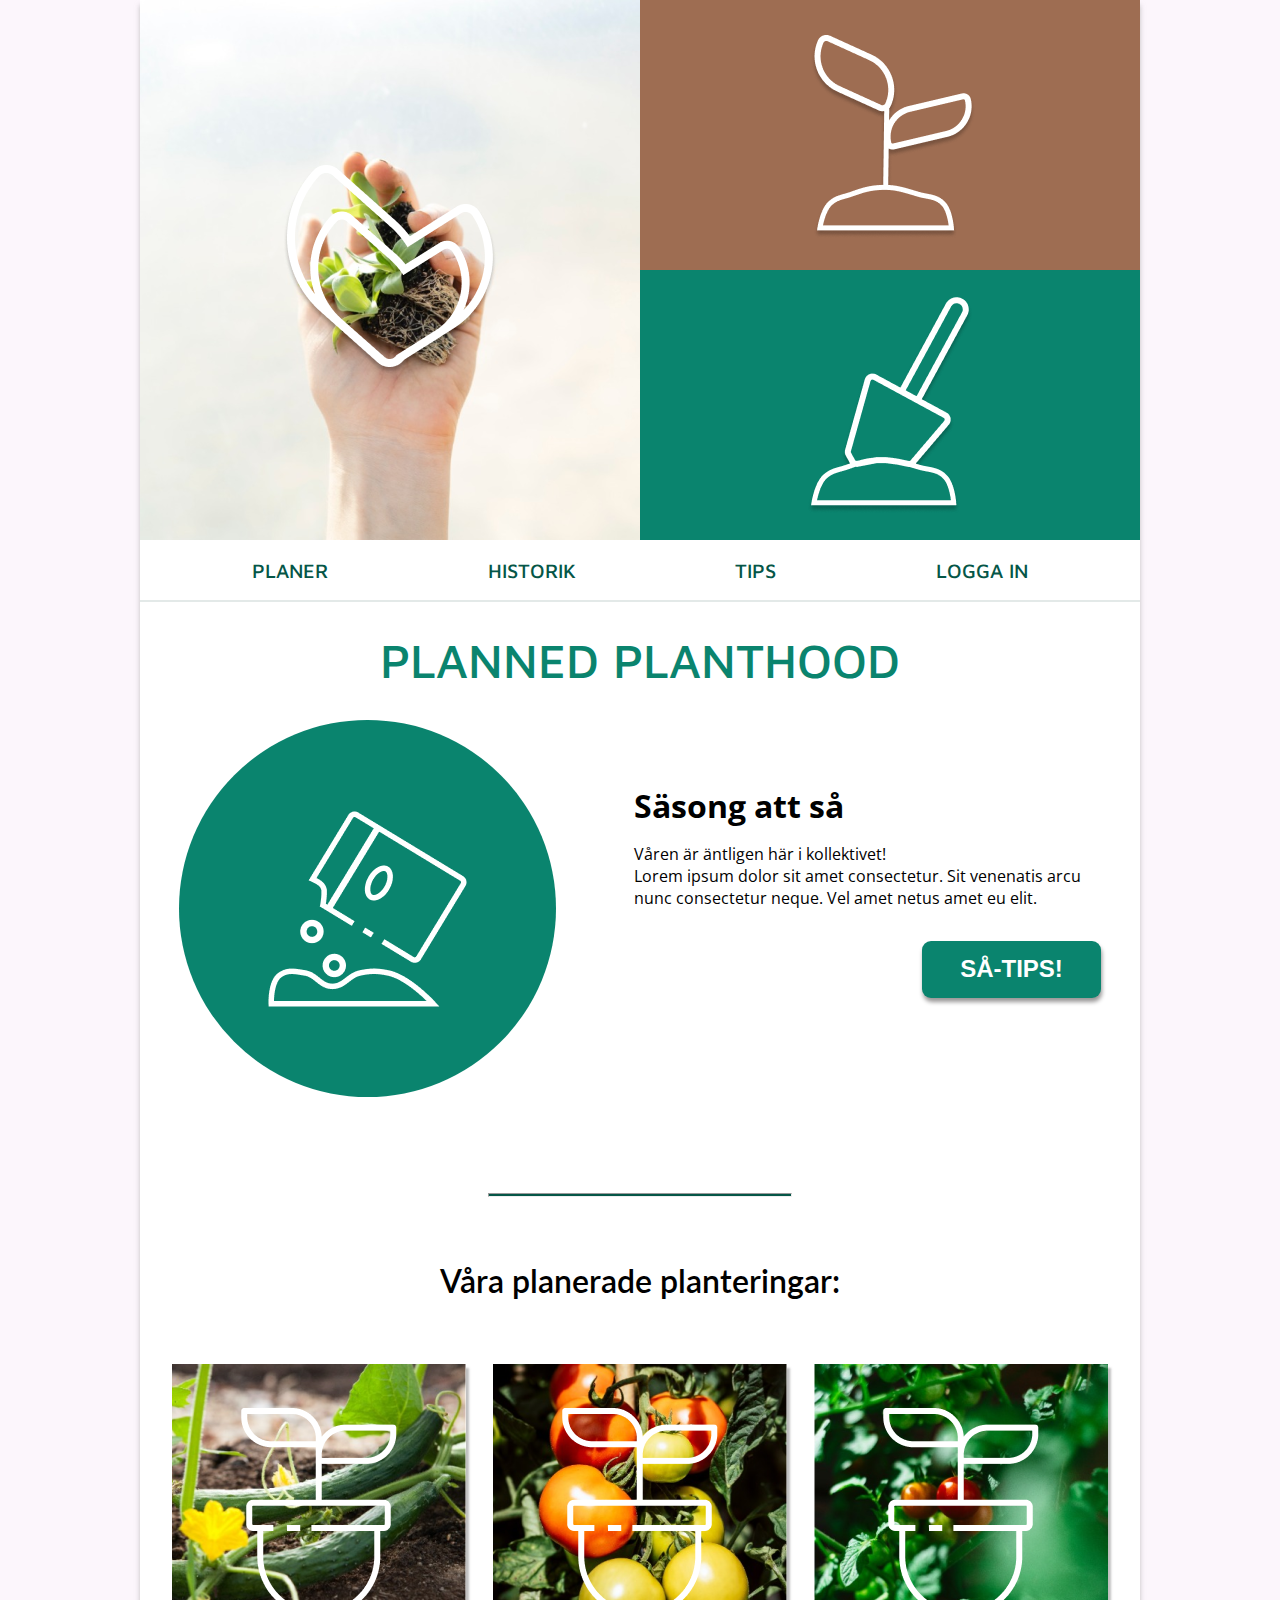
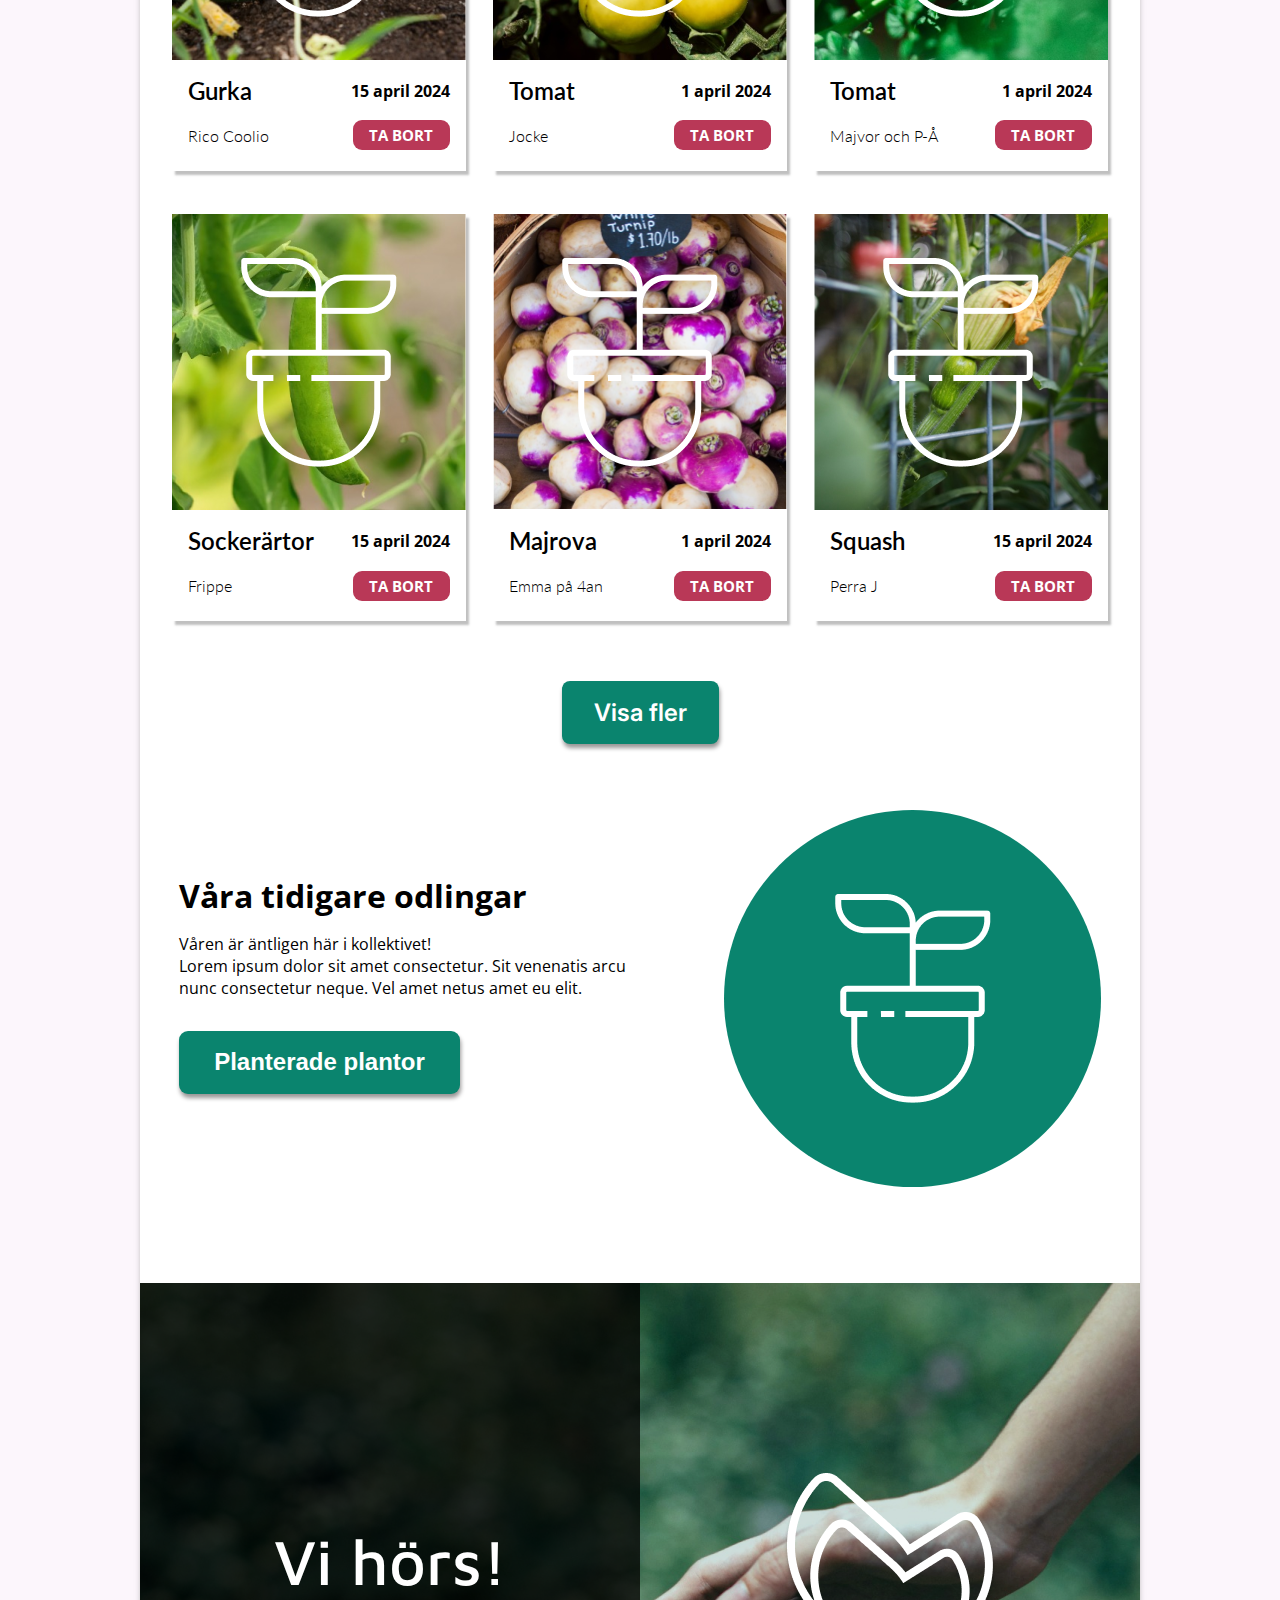
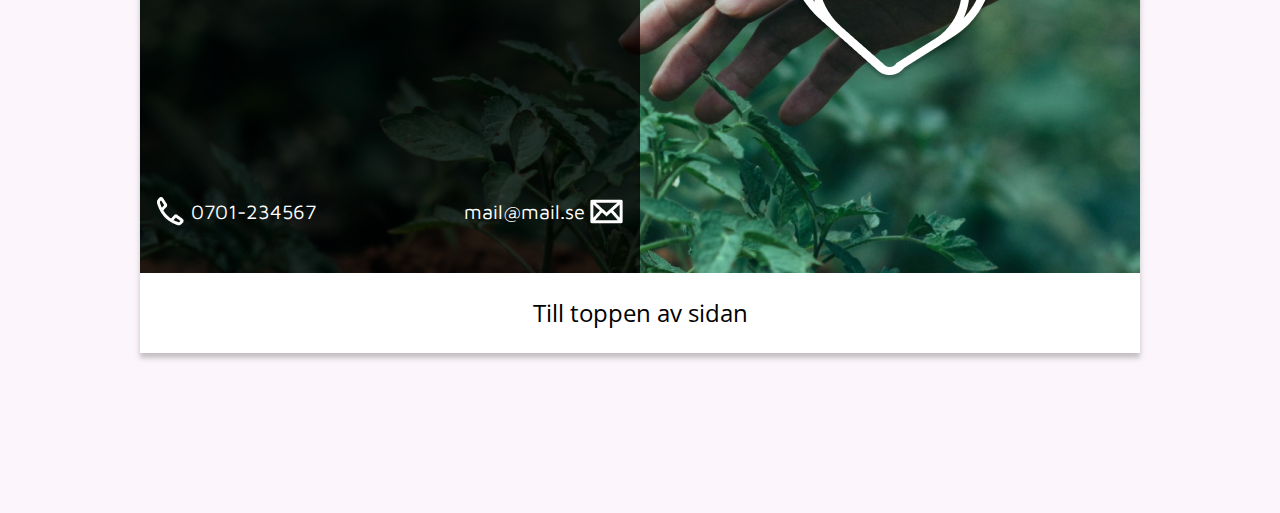
<file: index.html>
<!DOCTYPE html>
<html lang="en">

<head>
    <meta charset="UTF-8">
    <meta name="viewport" content="width=device-width, initial-scale=1.0">
    <title>Planned planthood</title>
    <link rel="stylesheet" href="style.css">

</head>

<body>
    <div class="wrapper">

        <!-- Headerkoden -->

        <header>
            <section id="headerGrid">
                <figure id="handPicture"><img id="logo" src="assets/Logo.png" alt="Logotyp"></figure>
                <aside class="headerAsideTop"></aside>
                <aside class="headerAsideBottom"></aside>
            </section>
            <nav>
                <a href="pagetwo.html">PLANER</a>
                <a href="pagetwo.html">HISTORIK</a>
                <a href="pagetwo.html">TIPS</a>
                <a href="pagetwo.html">LOGGA IN</a>
            </nav>
        </header>

        <main>
            <!-- Planned Planthood -->
            <h1>PLANNED PLANTHOOD</h1>
            <section class="seasonFlexbox">

                <aside class="circleBg"></aside>
                <article class="season">
                    <h2>Säsong att så</h2>
                    <p>Våren är äntligen här i kollektivet!<br>
                        Lorem ipsum dolor sit amet consectetur. Sit venenatis arcu nunc consectetur neque. Vel amet
                        netus
                        amet eu elit.</p>
                    <button>SÅ-TIPS!</button>
                </article>

            </section>
            <hr>

            <!-- Våra planerade planteringar -->

            <section id="gridSection">
                <h2>Våra planerade planteringar:</h2>

                <article class="seedCardCucumber seedCard">
                    <figure class="cucumber">
                        <img class="kruka" src="assets/pot.png" alt="Kruka">
                    </figure>
                    <article>
                        <h3>Gurka</h3>
                        <p class="seedCardDate">15 april 2024</p>
                        <p class="seedCardName">Rico Coolio</p>
                        <button class="seedCardButton">TA BORT</button>
                    </article>

                </article>

                <article class="seedCardTomato seedCard">
                    <figure class="tomato">
                        <img src="assets/pot.png" alt="Kruka">
                    </figure>
                    <article>
                        <h3>Tomat</h3>
                        <p class="seedCardDate">1 april 2024</p>
                        <p class="seedCardName">Jocke</p>
                        <button class="seedCardButton">TA BORT</button>
                    </article>
                </article>

                <article class="seedCardTomatoSmall seedCard">
                    <figure class="tomatoSmall">
                        <img src="assets/pot.png" alt="Kruka">
                    </figure>
                    <article>
                        <h3>Tomat</h3>
                        <p class="seedCardDate">1 april 2024</p>
                        <p class="seedCardName">Majvor och P-Å</p>
                        <button class="seedCardButton">TA BORT</button>
                    </article>
                </article>

                <article class="seedCardSugarsnap seedCard">
                    <figure class="sugarsnap">
                        <img src="assets/pot.png" alt="Kruka">
                    </figure>
                    <article>
                        <h3>Sockerärtor</h3>
                        <p class="seedCardDate">15 april 2024</p>
                        <p class="seedCardName">Frippe</p>
                        <button class="seedCardButton">TA BORT</button>
                    </article>
                </article>

                <article class="seedCardTurnip seedCard">
                    <figure class="turnip">
                        <img src="assets/pot.png" alt="Kruka">
                    </figure>
                    <article>
                        <h3>Majrova</h3>
                        <p class="seedCardDate">1 april 2024</p>
                        <p class="seedCardName">Emma på 4an</p>
                        <button class="seedCardButton">TA BORT</button>
                    </article>
                </article>

                <article class="seedCardSquash seedCard">
                    <figure class="squash">
                        <img src="assets/pot.png" alt="Kruka">
                    </figure>

                    <article>
                        <h3>Squash</h3>
                        <p class="seedCardDate">15 april 2024</p>
                        <p class="seedCardName">Perra J</p>
                        <button class="seedCardButton">TA BORT</button>
                    </article>
                </article>
                <button id="showMoreButton">Visa fler</button>
            </section>

            <!-- Våra tidigare odlingar -->
            <section class="seasonFlexbox">
                <article class="season">
                    <h2>Våra tidigare odlingar</h2>
                    <p>Våren är äntligen här i kollektivet!<br>
                        Lorem ipsum dolor sit amet consectetur. Sit venenatis arcu nunc consectetur neque. Vel amet
                        netus
                        amet eu elit.</p>
                    <button id="buttonLeft">Planterade plantor</button>
                </article>
                <aside class="circleBg-2"></aside>
            </section>
        </main>

        <!-- Footer -->
        <footer>
            <section id="footerGrid">
                <aside id="leftBackground">
                    <h2>Vi hörs!</h2>
                    <nav>
                        <article>
                            <img src="assets/telephone.png" alt="Telefonikon">
                            <a href="#">0701-234567</a>
                        </article>
                        <article>
                            <a href="#">mail@mail.se</a>
                            <img src="assets/mail.png" alt="Mail">
                        </article>
                    </nav>
                </aside>
                <aside id="rightBackground">
                    <img id="logoFooter" src="assets/Logo.png" alt="Logotyp">
                </aside>
            </section>
            <nav class="backTopNav">
                <a href="#">Till toppen av sidan</a>
            </nav>
        </footer>

    </div>
</body>

</html>
</file>
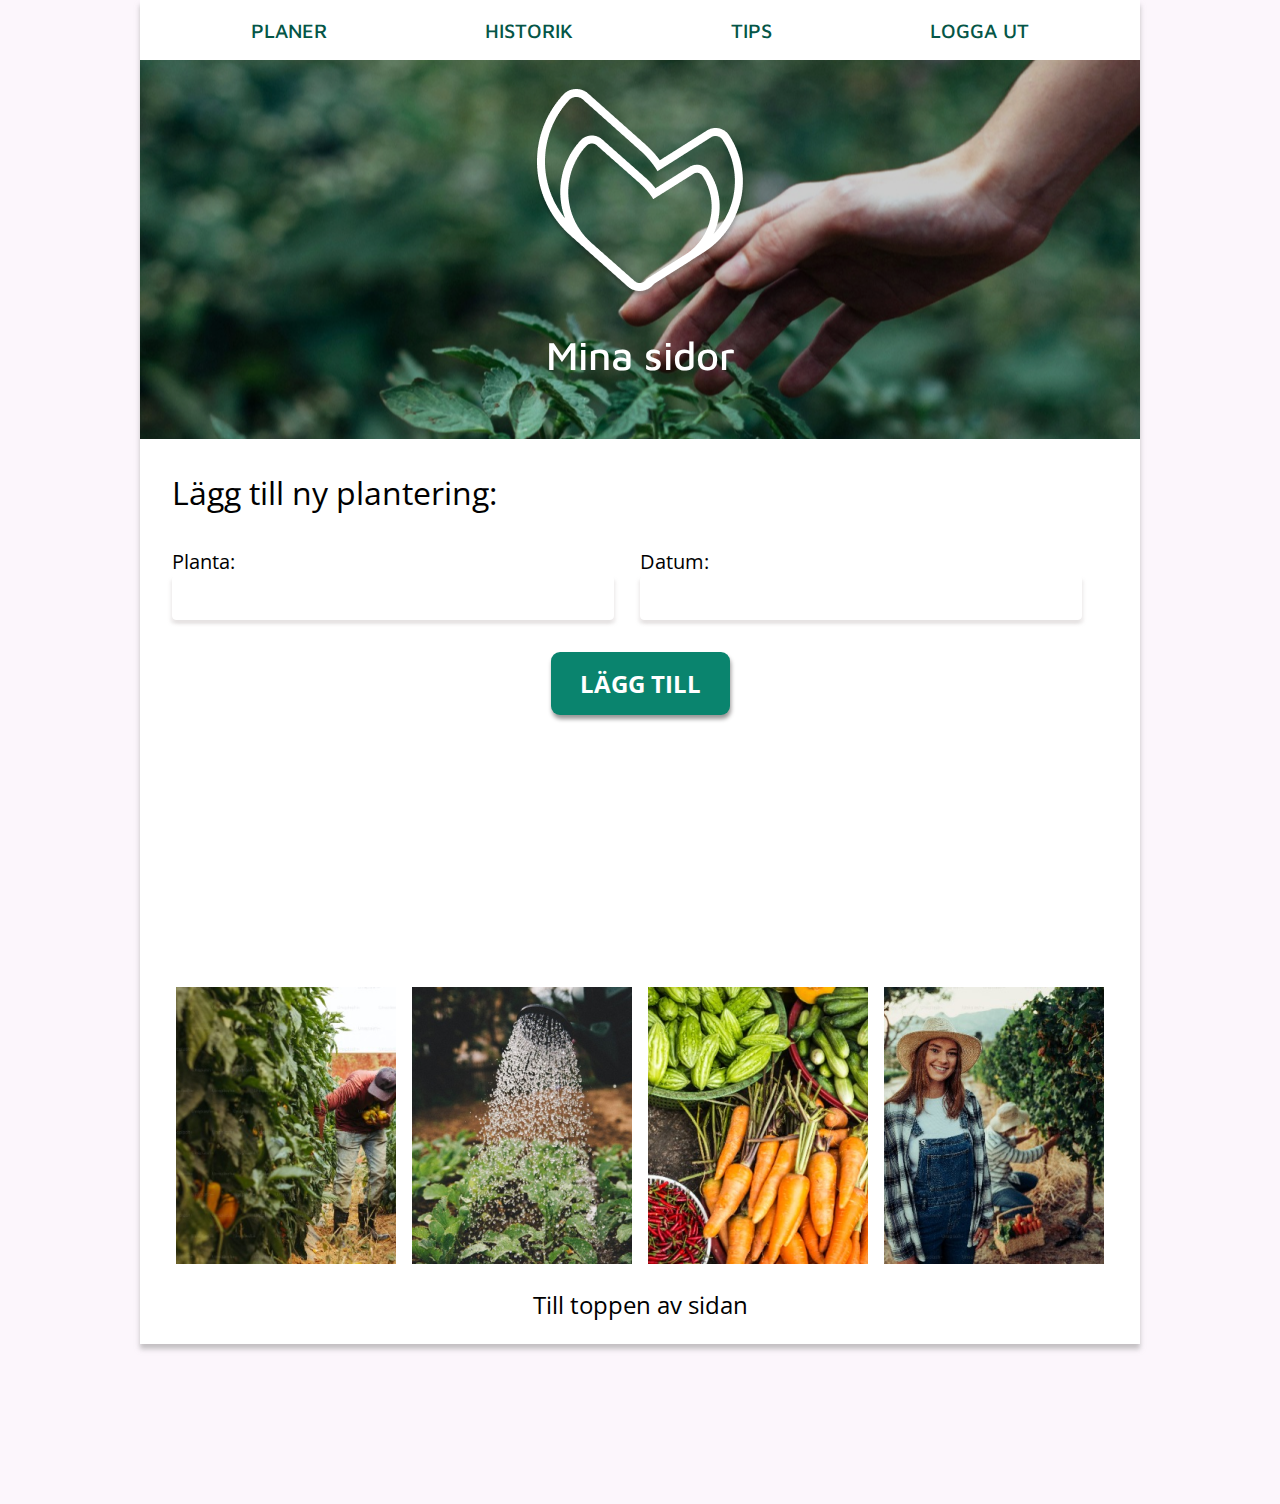
<file: pagetwo.html>
<!DOCTYPE html>
<html lang="en">

<head>
    <meta charset="UTF-8">
    <meta name="viewport" content="width=device-width, initial-scale=1.0">
    <title>Mina sidor</title>
    <link rel="stylesheet" href="style.css">
</head>

<body>
    <div class="wrapper">
        <header>

            <nav>
                <a href="index.html">PLANER</a>
                <a href="index.html">HISTORIK</a>
                <a href="index.html">TIPS</a>
                <a href="index.html">LOGGA UT</a>
            </nav>

            <figure id="page2headerpic">
                <div><img src="assets/Logo.png" alt="Logotyp">
                    <h3>Mina sidor</h3>
                </div>
            </figure>

        </header>

        <main>
            <form>

                <h2>Lägg till ny plantering:</h2>
                <section>
                    <label for="planta">Planta:</label>
                    <label for="datum">Datum:</label>
                    <input type="text" id="planta">
                    <input type="text" id="datum">
                    <input type="submit" value="LÄGG TILL">
                </section>

            </form>
        </main>

        <footer>

            <section class="gallery">
                <img src="/assets/harvester_man.png" alt="harvester_man">
                <img src="/assets/shower_plants.png" alt="shower_plants">
                <img src="/assets/vegetables_mixed.png" alt="vegetables_mixed">
                <img src="/assets/harvester_girl.png" alt="harvester_girl">
            </section>

            <nav class="backTopNav">
                <a href="#">Till toppen av sidan</a>
            </nav>

        </footer>
    </div>
</body>

</html>
</file>
<file: style.css>
@import url('https://fonts.googleapis.com/css2?family=Inter:wght@100;200;300;400;500;600;700;800;900&family=Lato:ital,wght@0,100;0,300;0,400;0,700;0,900;1,100;1,300;1,400;1,700;1,900&family=Maven+Pro:wght@400;500;600;700;800;900&family=Open+Sans:ital,wght@0,300;0,400;0,500;0,600;0,700;0,800;1,300;1,400;1,500;1,600;1,700;1,800&display=swap');

/* Kod som gäller hela dokumentet */
* {
    box-sizing: border-box;
    margin: 0;
    padding: 0;
}

body {
    background-color: #FCF6FC;
}

button:hover {
    cursor: pointer;
    transform: scale(1.02);
}

button:active {
    transform: scale(1);
}

body .wrapper {
    max-width: 1000px;
    margin: auto;
    box-shadow: 0 5px 5px #9a989894;
    background-color: white;
}

/* Headerkoden */
header #headerGrid {
    height: 540px;
    display: grid;
    grid-template-columns: 1fr 1fr;
    grid-template-rows: 1fr 1fr;
}

header #handPicture {
    display: flex;
    justify-content: center;
    align-items: center;
    grid-area: auto/auto/ span 2 / span 1;
    background-image: url(assets/hand-header.png);
}

.headerAsideTop {
    grid-area: auto/auto/ span 1/ span 1;
    background-color: #9E6D52;
    background-image: url(assets/seedling.png);
    background-repeat: no-repeat;
    background-position: center center;
}

.headerAsideBottom {
    grid-area: auto/auto/ span 1/ span 1;
    background-color: #0A846E;
    background-image: url(assets/dig.png);
    background-repeat: no-repeat;
    background-position: center center;
}

header nav {
    display: flex;
    justify-content: space-around;
    padding: 0 2rem;
    align-items: center;
    height: 60px;
    box-shadow: 0 2px #03382F1C;
}

header nav a {
    text-decoration: none;
    color: #055647;
    font-family: 'Maven Pro', 'Gill Sans', 'Gill Sans MT', Calibri, 'Trebuchet MS', sans-serif;
    font-size: 20px;
    font-weight: 500;
}

/* Planned Planthood */

body .wrapper h1 {
    color: #0A846E;
    font-size: 48px;
    font-family: 'Maven Pro', 'Gill Sans', 'Gill Sans MT', Calibri, 'Trebuchet MS', sans-serif;
    font-weight: 500;
    text-align: center;
    margin: 2rem 0;
}

body .wrapper .seasonFlexbox {
    display: flex;
    justify-content: space-around;
    margin-bottom: 6rem;
}

body .wrapper .seasonFlexbox .circleBg {
    width: 377px;
    height: 377px;
    border-radius: 50%;
    background-color: #0A846E;
    background-image: url(assets/Vectorseedpackage.png);
    background-repeat: no-repeat;
    background-position: center center;
}

body .wrapper .seasonFlexbox .season {
    font-family: 'Open Sans', 'Gill Sans', 'Gill Sans MT', Calibri, 'Trebuchet MS', sans-serif;
    display: flex;
    flex-direction: column;
    margin-top: 4rem;
}

body .wrapper .seasonFlexbox .season h2 {

    font-weight: 700;
    font-size: 32px;
}

body .wrapper .seasonFlexbox .season p {
    max-width: 467px;
    padding: 1rem 0 2rem 0;
}

body .wrapper .seasonFlexbox .season button {
    background-color: #0A846E;
    border: none;
    box-shadow: 1px 4px 4px rgb(153, 151, 151);
    width: 179px;
    font-weight: 700;
    font-size: 24px;
    color: white;
    border-radius: 9px;
    padding: .9rem 0;
    align-self: end;
}

body .wrapper hr {
    width: 303.24px;
    height: .25rem;
    background-color: #055647;
    margin: 4rem auto;
}

/* Våra planerade planteringar */

body .wrapper #gridSection {
    grid-template-columns: repeat(3, 1fr);
    grid-template-rows: 60px 1fr 1fr 65px;
    display: grid;
    gap: 2.7rem 1.7rem;
    margin: 0 2rem 5rem 2rem;
}

body .wrapper #gridSection h2 {
    grid-column: 1 / span 3;
    justify-self: center;
    font-family: 'Lato', 'Gill Sans', 'Gill Sans MT', Calibri, 'Trebuchet MS', sans-serif;
    font-size: 32px;
    font-weight: 600;
}

body .wrapper #gridSection article figure {
    display: flex;
    justify-content: center;
    align-items: center;
}

body .wrapper #gridSection .seedCard {
    width: 293.54px;
    box-shadow: 3px 4px 2px rgba(130, 130, 130, 0.503);
    font-family: 'Lato', 'Gill Sans', 'Gill Sans MT', Calibri, 'Trebuchet MS', sans-serif;
}

body .wrapper #gridSection .seedCard article {
    display: grid;
    grid-template-columns: 1fr 1fr;
    grid-template-rows: 1fr 1fr;
    padding: 1rem;
    height: 111px;
}

body .wrapper #gridSection .seedCard article h3 {
    font-weight: 600;
    font-size: 24px;
}

body .wrapper #gridSection .seedCard figure .pot {
    display: flex;
    justify-content: center;
    align-items: center;
}

body .wrapper #gridSection .seedCard article .seedCardDate {
    font-family: 'Open Sans', 'Gill Sans', 'Gill Sans MT', Calibri, 'Trebuchet MS', sans-serif;
    font-weight: 700;
    font-size: 16px;
    justify-self: end;
    padding-top: 4px;
}

body .wrapper #gridSection .seedCard article .seedCardName {
    font-weight: 300;
    font-size: 16px;
    justify-self: start;
    align-self: center
}

body .wrapper #gridSection .seedCard article .seedCardButton {
    font-family: 'Open Sans', 'Gill Sans', 'Gill Sans MT', Calibri, 'Trebuchet MS', sans-serif;
    font-weight: 700;
    font-size: 15px;
    width: 96.88px;
    height: 30px;
    border: none;
    border-radius: 9px;
    background-color: #B93857;
    color: white;
    justify-self: end;
    align-self: center;
}

body .wrapper #gridSection .seedCardCucumber {
    grid-column: 1 / 2;
    grid-row: 2 / 3;
}

body .wrapper #gridSection .seedCardCucumber .cucumber {
    background-image: url(assets/cucumber.png);
    background-repeat: no-repeat;
    background-size: 100%;
    height: 296px;
}

body .wrapper #gridSection .seedCardTomato {
    grid-column: 2 / 3;
    grid-row: 2 / 3;
}

body .wrapper #gridSection .seedCardTomato .tomato {
    background-image: url(assets/tomato.png);
    background-repeat: no-repeat;
    background-size: 100%;
    width: 293.54px;
    height: 296px;
}

body .wrapper #gridSection .seedCardTomatoSmall {
    grid-column: 3 / 4;
    grid-row: 2 / 3;
}

body .wrapper #gridSection .seedCardTomatoSmall .tomatoSmall {
    background-image: url(assets/tomato-small.png);
    background-repeat: no-repeat;
    background-size: 100%;
    width: 293.54px;
    height: 296px;
}

body .wrapper #gridSection .seedCardSugarsnap {
    grid-column: 1 / 2;
    grid-row: 3 / 4;
}

body .wrapper #gridSection .seedCardSugarsnap .sugarsnap {
    background-image: url(assets/sugarsnaps.png);
    background-repeat: no-repeat;
    background-size: 100%;
    width: 293.54px;
    height: 296px;
}

body .wrapper #gridSection .seedCardTurnip {
    grid-column: 2/3;
    grid-row: 3/4
}

body .wrapper #gridSection .seedCardTurnip .turnip {
    background-image: url(assets/turnip.png);
    background-repeat: no-repeat;
    background-size: 100%;
    width: 293.54px;
    height: 296px;
}

body .wrapper #gridSection .seedCardSquash {
    grid-column: 3/4;
    grid-row: 3/4;
}

body .wrapper #gridSection .seedCardSquash .squash {
    background-image: url(assets/squash.png);
    background-repeat: no-repeat;
    background-size: 100%;
    width: 293.54px;
    height: 296px;
}

body .wrapper #gridSection #showMoreButton {
    width: 157px;
    height: 63px;
    grid-column: 2/3;
    grid-row: 4/5;
    border: none;
    border-radius: 8px;
    background-color: #0A846E;
    color: white;
    font-family: 'Inter';
    font-weight: 600;
    font-size: 24px;
    margin: 1rem auto;
    box-shadow: 1px 4px 4px rgb(153, 151, 151);
}

/* Våra tidigare odlingar */

body .wrapper .seasonFlexbox .season #buttonLeft {
    width: 281px;
    height: 3.9375rem;
    align-self: start;
}

body .wrapper .seasonFlexbox .circleBg-2 {
    width: 377px;
    height: 377px;
    border-radius: 50%;
    background-color: #0A846E;
    background-image: url(assets/pot.png);
    background-repeat: no-repeat;
    background-position: center center;
}

/* Footer */

body .wrapper #footerGrid {
    font-family: 'Maven Pro', 'Gill Sans', 'Gill Sans MT', Calibri, 'Trebuchet MS', sans-serif;
    display: grid;
    grid-template-columns: repeat(8, 1fr);
    grid-template-rows: repeat(8, 1fr);
    height: 590px;
    background-image: url(assets/hand-footer.png);
    background-repeat: no-repeat;
}

body .wrapper #footerGrid #leftBackground {
    display: grid;
    background: rgba(0, 0, 0, 0.790);
    padding: 1rem;
    grid-area: auto / auto / span 8 / span 4;
}

body .wrapper #footerGrid #rightBackground {
    display: grid;
    background-color: #05564733;
    grid-area: auto / auto / span 8 / span 4;
}

body .wrapper #footerGrid #leftBackground nav {
    display: flex;
    justify-content: space-between;
    grid-area: 8 / 1 / 9 / span 4;
    /* Starta rad 8 / Starta kolumn 1 / Sluta innan rad 9 / täck 4 kolumner */
    align-items: center;
}

body .wrapper #footerGrid #leftBackground nav article {
    display: flex;
    justify-content: space-between;
    align-items: center;
    width: 10rem;
}

body .wrapper #footerGrid #leftBackground h2 {
    font-size: 4rem;
    color: white;
    font-weight: 500;
    grid-area: 4 / 2 / span 2 / span 2;
    justify-self: center;
    align-self: center;
}

body .wrapper #footerGrid #logoFooter {
    justify-self: center;
    align-self: center;
}

body .wrapper #footerGrid a {
    text-decoration: none;
    color: white;
    font-size: 1.25rem;
}

body .wrapper footer .backTopNav {
    height: 5rem;
    margin-bottom: 10rem;
    display: flex;
    justify-content: center;
    align-items: center;
}

body .wrapper footer .backTopNav a {
    text-decoration: none;
    color: blacK;
    font-family: 'Open Sans', 'Gill Sans', 'Gill Sans MT', Calibri, 'Trebuchet MS', sans-serif;
    font-size: 1.5rem;
}


/* page2-CSS */

header #page2headerpic {
    font-family: 'Maven Pro', 'Gill Sans', 'Gill Sans MT', Calibri, 'Trebuchet MS', sans-serif;
    background-image: url(assets/hand-footer.png);
    height: 379px;
    display: flex;
    flex-direction: column;
    justify-content: center;
    align-items: center;
    background-position: 0cm;

}

header #page2headerpic div {
    backdrop-filter: brightness(80%);
    width: 100%;
    height: 100%;
    display: flex;
    justify-content: center;
    align-items: center;
    flex-direction: column;

}

header #page2headerpic h3 {
    color: white;
    font-size: 2.5rem;
    font-weight: 500;
    padding: 2rem;
}

body .wrapper form {
    font-family: 'Open Sans', 'Gill Sans', 'Gill Sans MT', Calibri, 'Trebuchet MS', sans-serif;
    font-size: 20px;
    padding: 2rem;
}

body .wrapper form section {
    display: grid;
    grid-template-columns: 1fr 1fr;
    grid-template-rows: 1fr 1fr 95px;
}

body .wrapper form h2 {
    font-size: 32px;
    font-weight: 400;
    margin-bottom: 1rem;
}


body .wrapper form section label {
    align-self: end;
}

body .wrapper form input[type=text] {
    width: 442px;
    height: 45px;
    border: 1px solid white;
    border-radius: 4px;
    box-shadow: 2px 4px 3px #c6c0c040, -2px 4px 3px #c6c0c040;
}

body .wrapper form input[type=text]:hover {
    border: 2px solid #0A846E;
}

body .wrapper form input[type=submit] {
    background-color: #0A846E;
    border: none;
    box-shadow: 1px 4px 4px rgb(153, 151, 151);
    width: 179px;
    height: 63px;
    font-family: 'Open Sans', 'Gill Sans', 'Gill Sans MT', Calibri, 'Trebuchet MS', sans-serif;
    font-weight: 700;
    font-size: 24px;
    color: white;
    border-radius: 9px;
    padding: .9rem 0;
    grid-area: auto / auto /span 2 / span 2;
    justify-self: center;
    align-self: end;
    cursor: pointer;
}

body .wrapper form input[type=submit]:hover {
    transform: scale(1.02);
}

body .wrapper form input[type=submit]:active {
    transform: scale(1);
}

footer .gallery {
    padding-top: 15rem;
    display: flex;
    justify-content: center;
}

footer .gallery img {
    margin: 0 .5rem;
}
</file>
